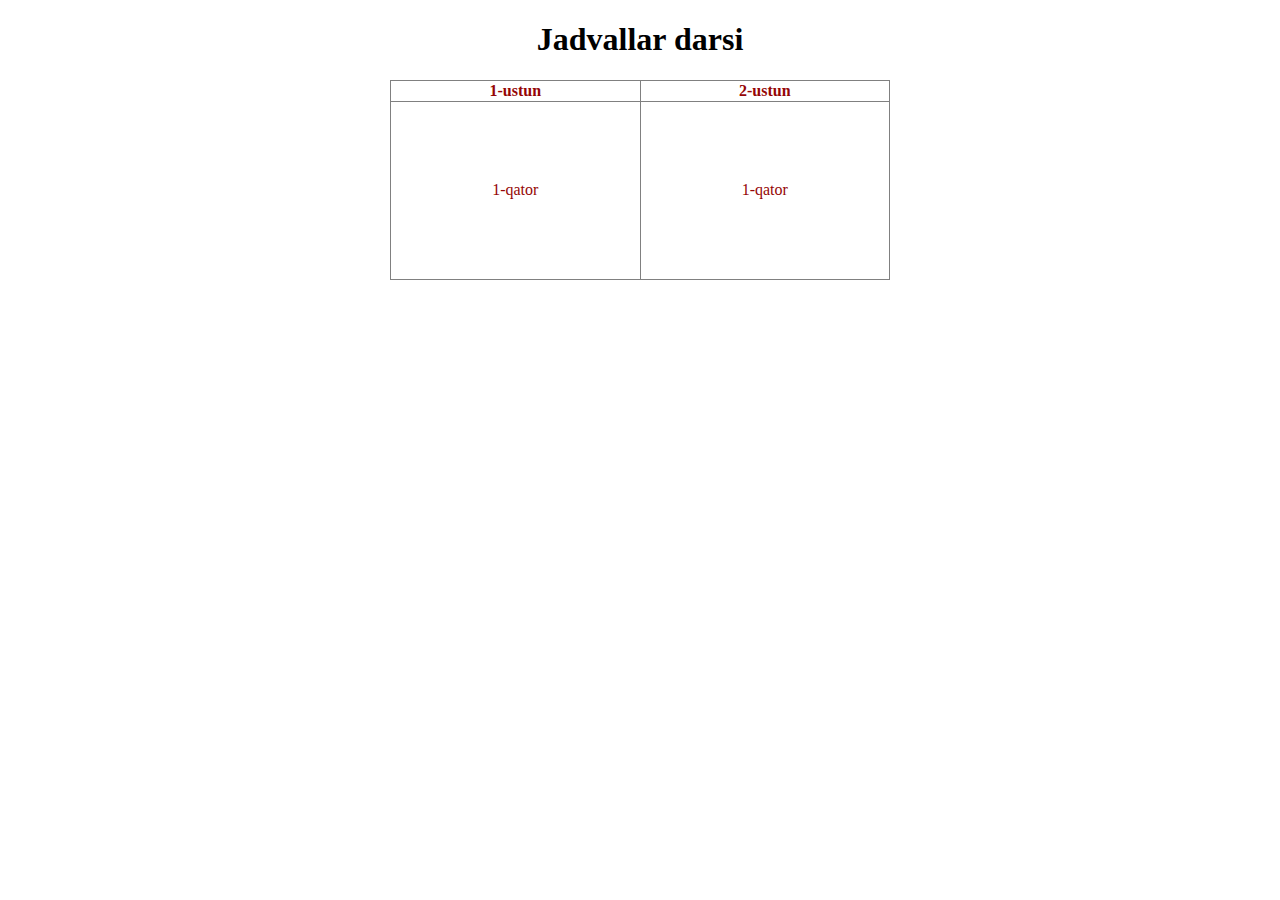
<file: Izzat.html>
<!DOCTYPE html>
<html lang="uz">
<head>
    <meta charset="UTF-8">
    <meta http-equiv="X-UA-Compatible" content="IE=edge">
    <meta name="viewport" content="width=device-width, initial-scale=1.0">
    <title>Jadvallar bilan ishlash</title>
</head>
<body>
    <h1 align="center">Jadvallar darsi</h1>

    <table border="1" align="center" style="width: 500px;
    height: 200px; text-align: center;
    color: rgb(149, 6, 6);
    padding: 15px; border-collapse: collapse;">
        <thead>
            <tr>
                <th>1-ustun</th>
                <th>2-ustun</th>
            </tr>
        </thead>
                                                                                                   

    <tbody>
        <tr>
            <td>1-qator</td>
            <td>1-qator</td>
        </tr>
     </tbody>
    </table>
</body>
</html>
</file>
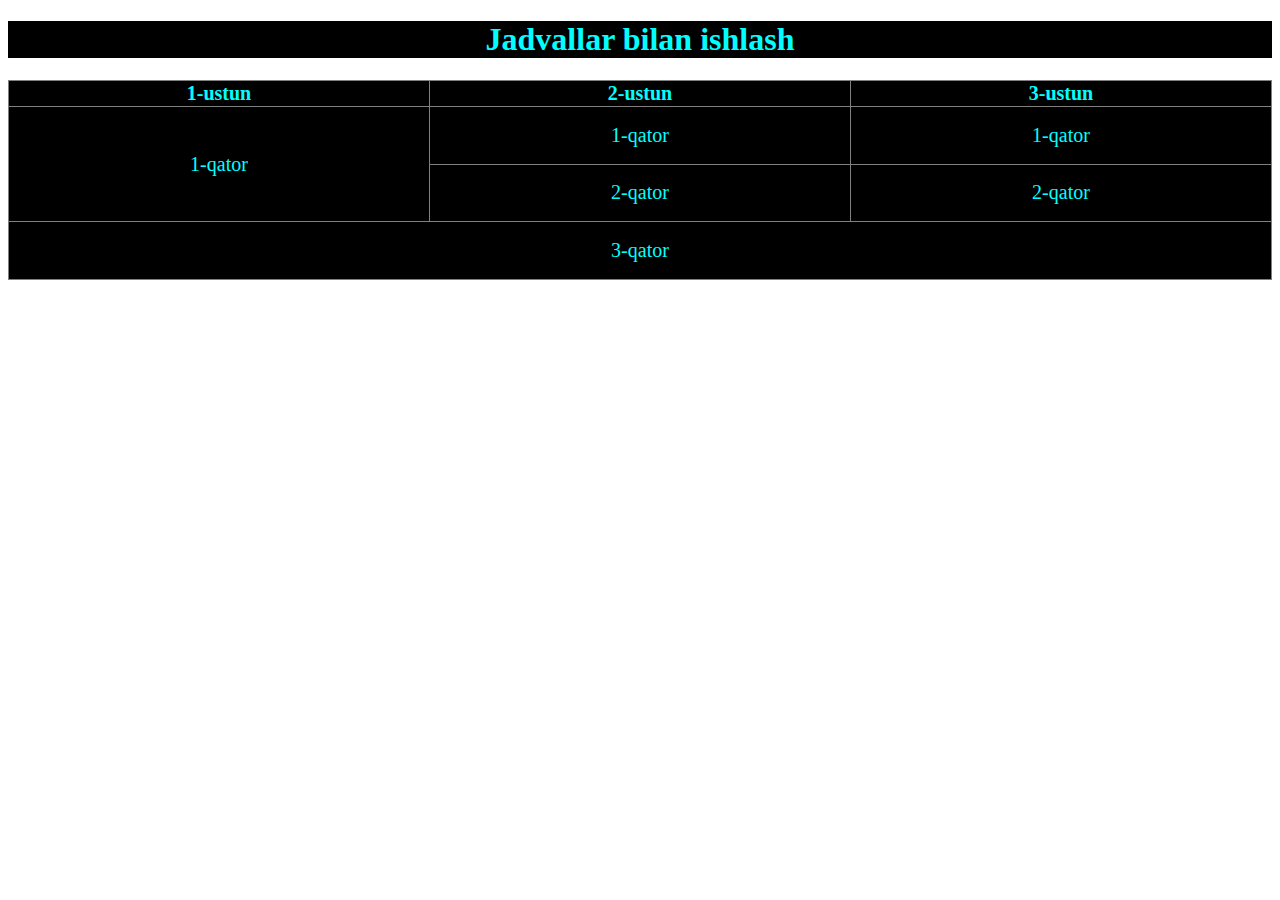
<file: Papka/Jadvallar bilan ishlash.html>
<!DOCTYPE html>
<html lang="en">
<head>
    <meta charset="UTF-8">
    <meta http-equiv="X-UA-Compatible" content="IE=edge">
    <meta name="viewport" content="width=device-width, initial-scale=1.0">
    <title>Jadval darsi(2)</title>
    <style>
        table{
            font-size: 20px;
        }
    </style>
</head>
<body>
    <h1 align="center" style="background-color:
     black; color: aqua;">Jadvallar bilan ishlash</h1>


    <table border="1" style="border-collapse:
     collapse; width: 100%; height: 200px; text-align: 
     center; color: rgb(0, 255, 255); background-color: black;" align="center">
        
        
        <thead><!--Jadvalni bosh qismi-->
            <tr>
                <th>1-ustun</th> <!--Jadvalni ustunlarga bo'lish-->
                <th>2-ustun</th>
                <th>3-ustun</th>
            </tr>
        </thead>

        <tbody> <!--Jadvalni tana qismi-->
            <tr> <!--Jadval qator-->
                <td rowspan="2">1-qator</td> <!--Jadvalni qatorlarga bolish-->
                <td>1-qator</td>
                <td>1-qator</td>
            </tr>
            <tr>
            
                <td>2-qator</td> <!--Jadvalni qatorlarga bolish-->
                <td>2-qator</td>
                
            
            </tr>    
            <tr>
                <td colspan="3">3-qator</td> <!--Jadvalni qatorlarga bolish-->
                 
            </tr>
        </tbody>
    </table>
    
    
</body>
</html>






<!--Sayt oxri-->
</file>
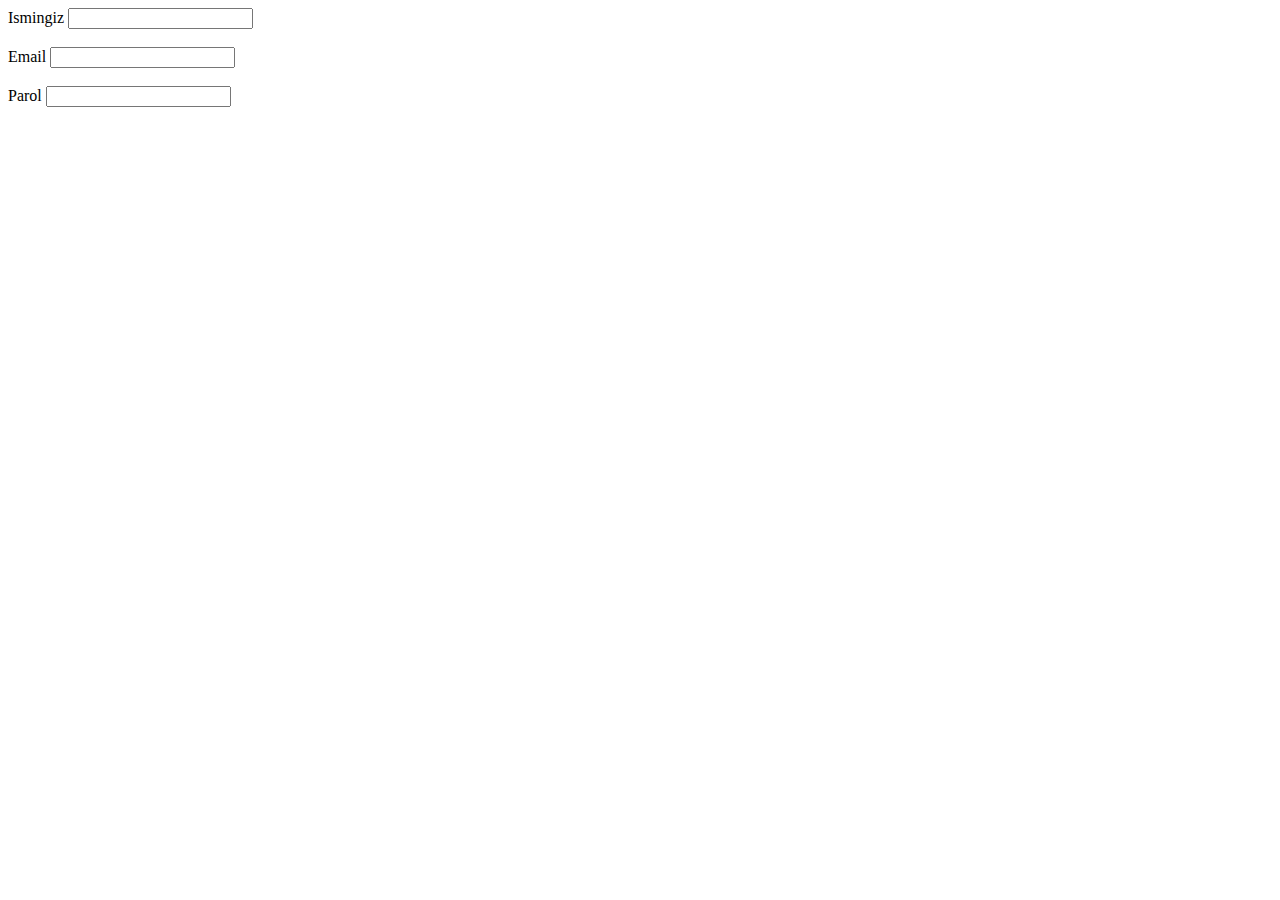
<file: Papka/Formalar/Forms.html>
<!DOCTYPE html>
<html lang="en">
<head>
    <meta charset="UTF-8">
    <meta http-equiv="X-UA-Compatible" content="IE=edge">
    <meta name="viewport" content="width=device-width, initial-scale=1.0">
    <title>Form</title>
</head>
<body>
    <form action="">
        <label for="username">Ismingiz</label>
        <input type="text" id="username">
        <br><br>

        <label for="email">Email</label>
        <input type="email" id="email">
        <br><br>
        <label for="password">Parol</label>
        <input type="password" id="password">
    </form>
    
   
   
   

    
</body>
</html>
</file>
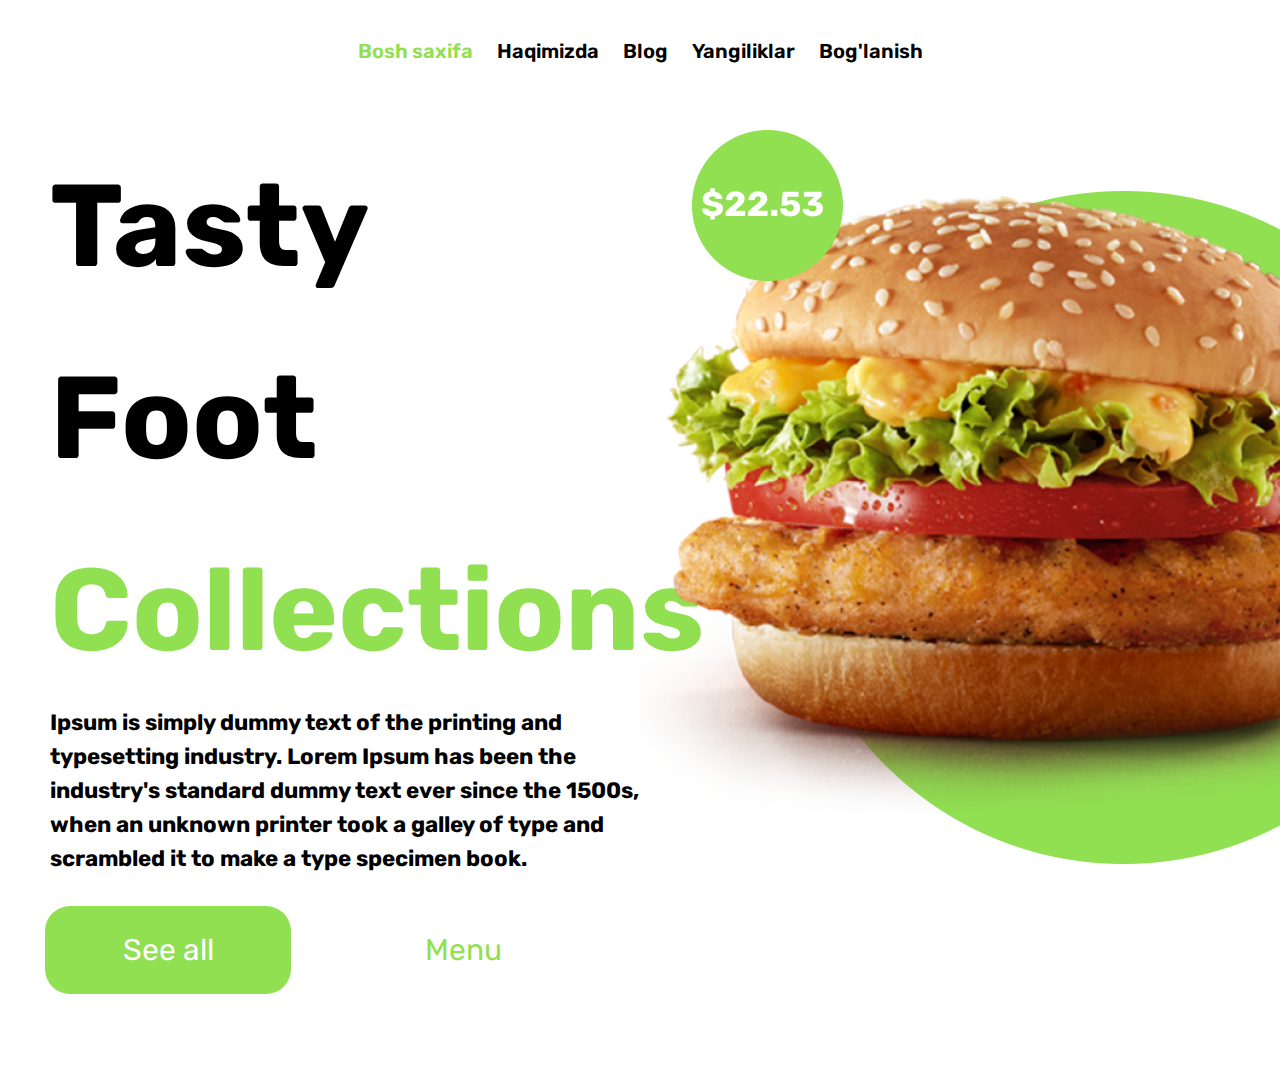
<file: Papka/Css/mustaqil ish.html/burger.html>
<!DOCTYPE html>
<html lang="en">
<head>
    <meta charset="UTF-8">
    <meta http-equiv="X-UA-Compatible" content="IE=edge">
    <meta name="viewport" content="width=device-width, initial-scale=1.0">
    <title>Tasty Food</title>
    <!-- icon -->
    <link rel="stylesheet" href="https://cdnjs.cloudflare.com/ajax/libs/font-awesome/6.2.1/css/all.min.css" integrity="sha512-MV7K8+y+gLIBoVD59lQIYicR65iaqukzvf/nwasF0nqhPay5w/9lJmVM2hMDcnK1OnMGCdVK+iQrJ7lzPJQd1w==" crossorigin="anonymous" referrerpolicy="no-referrer" />
    <!-- Google fonts -->
    <link rel="preconnect" href="https://fonts.googleapis.com">
<link rel="preconnect" href="https://fonts.gstatic.com" crossorigin>
<link href="https://fonts.googleapis.com/css2?family=Rubik:wght@400;500;700&display=swap" rel="stylesheet">
    <link rel="stylesheet" href="./style.css">
</head>
<body>
    <!-- Heder qismi -->
    <header class="heder">
        <nav class="hed-nav">
            <ul class="nav-ul">
                <li class="ul-li"><a href="" class="li-link">Bosh saxifa</a></li>
                <li class="ul-li2"><a href="" class="li-link2">Haqimizda</a></li>
                <li class="ul-li2"><a href="" class="li-link2">Blog</a></li>
                <li class="ul-li2"><a href="" class="li-link2">Yangiliklar</a></li>
                <li class="ul-li2"><a href="" class="li-link2">Bog'lanish</a></li>
            </ul>
        </nav>
    </header>
    <!-- Heder tugadi -->

    <main>
        
        <section class="banner">
            <div class="banner-text">
                <h1 class="tasty-foot">Tasty Foot</h1>
                <h1 class="collections">Collections</h1>
                <p class="lorem"><b> Ipsum is simply dummy text of the printing and typesetting industry. Lorem Ipsum has been the industry's standard dummy text ever since the 1500s, when an unknown printer took a galley of type and scrambled it to make a type specimen book.</b></p>
                <button class="button1">See all</button>

    <button class="btn2">Menu</button>
    
    <div class="ijtimoiy-t">
        <i class="fa-brands fa-instagram"></i>
        <i class="fa-brands fa-telegram"></i>
        <i class="fa-brands fa-facebook"></i>
        <i class="fa-brands fa-twitter"></i>
        
    </div>
               
            </div>

          
            

            <div class="banner-img">
                <img src="./Group 1000002254 (1).png" alt="">
            </div>
        </section>

        <section class="float">
            <section>
                <div class="box1"></div>
                <div class="box2"></div>
                <div class="box3"></div>
    
        </section>

        

    </main>




    

</body>
</html>
</file>
<file: Papka/Css/mustaqil ish.html/style.css>
*{
    padding: 0px;
    margin: 0px;
}

.header{
    height: 80px;
}

.hed-nav{
    height: 80px;
}

.nav-ul{
    font-family: 'Rubik', sans-serif;
    text-align: center;
    padding-top: 20px;
}

.ul-li{
    font-family: 'Rubik', sans-serif;
    display: inline-block;
    margin: 5px;
    padding: 5px;
    font-style: normal;
    font-weight: 500;
    font-size: 25.5;
    line-height: 42px;
    
}


.li-link{
    font-family: 'Rubik', sans-serif;
    color: #90E051;
    font-size: 20px;
    font-weight: 600;
    text-decoration: none;
}


.ul-li a:hover{
    font-family: 'Rubik', sans-serif;
    color: black;
    font-size: 25px;
}

.banner-text{
    font-family: 'Rubik', sans-serif;
    width: 50%;
    float: left;
}

.banner-img{
    width: 50%;
    float: right;
    padding-top: 50px;
}


.tasty-foot{
    font-family: 'Rubik';
    font-style: normal;
    font-weight: 700;
    font-size: 116.321px;
    line-height: 192px;
    padding-left: 50px;
    padding-top: 50px;
}


.collections{
    font-family: 'Rubik';
    font-style: normal;
    font-weight: 700;
    font-size: 116.321px;
    line-height: 192px;
    color: #90E051;
    padding-left: 50px;
    padding-top: px;
}

.lorem{
    padding-left: 50px;
    font-family: 'Rubik';
    font-style: normal;
    font-weight: 500;
    font-size: 22.3333px;
    line-height: 34px;
   

}

.button1{
    width: 246px;
    height: 88px;
    font-family: "Rubik";
    font-size: 30px;
    margin-left: 45px;
    margin-top: 30px;
    background-color: #90E051;
    color: rgb(255, 255, 255);
    border: none;
    border-radius: 25px;
}
.button1:hover{
    background-color: white;
    color: #90E051;
    text-shadow: 2px 2px;
}

.btn2{
    width: 246px;
    height: 88px;
    font-family: "Rubik";
    font-size: 30px;
    margin-left: 45px;
    margin-top: 30px;
    background-color:white;
    color: #90E051;
    border: none;
    border-radius: 25px;
}

.btn2:hover{
    background-color: #90E051;
    color: white;
    text-shadow: 2px 2px;
}
.li-link2{
    font-family: 'Rubik', sans-serif;
    color: #000000;
    font-size: 20px;
    font-weight: 600;
    text-decoration: none;
}
.ul-li2{
    font-family: 'Rubik', sans-serif;
    display: inline-block;
    margin: 5px;
    padding: 5px;
    font-style: normal;
    font-weight: 500;
    font-size: 25.5;
    line-height: 42px;
}
.ul-li2 a:hover{
    font-family: 'Rubik', sans-serif;
    color: #90E051;
    font-size: 25px;
}


.ijtimoiy-t{
    font-size: 115px;
    padding-left: 35px;
    padding-top: 55px;
    margin: 15px;
    
}

.fa-brands:hover{
    color: #90E051;
}

.float{
    
}
.box1{
    color: black;
    width: 45px;
}

.box2{
    color: rgb(255, 20, 20);
    width: 45px;
}
.box3{
    color: rgb(39, 182, 106);
    height: 15px;
    width: 45px;
}
</file>
